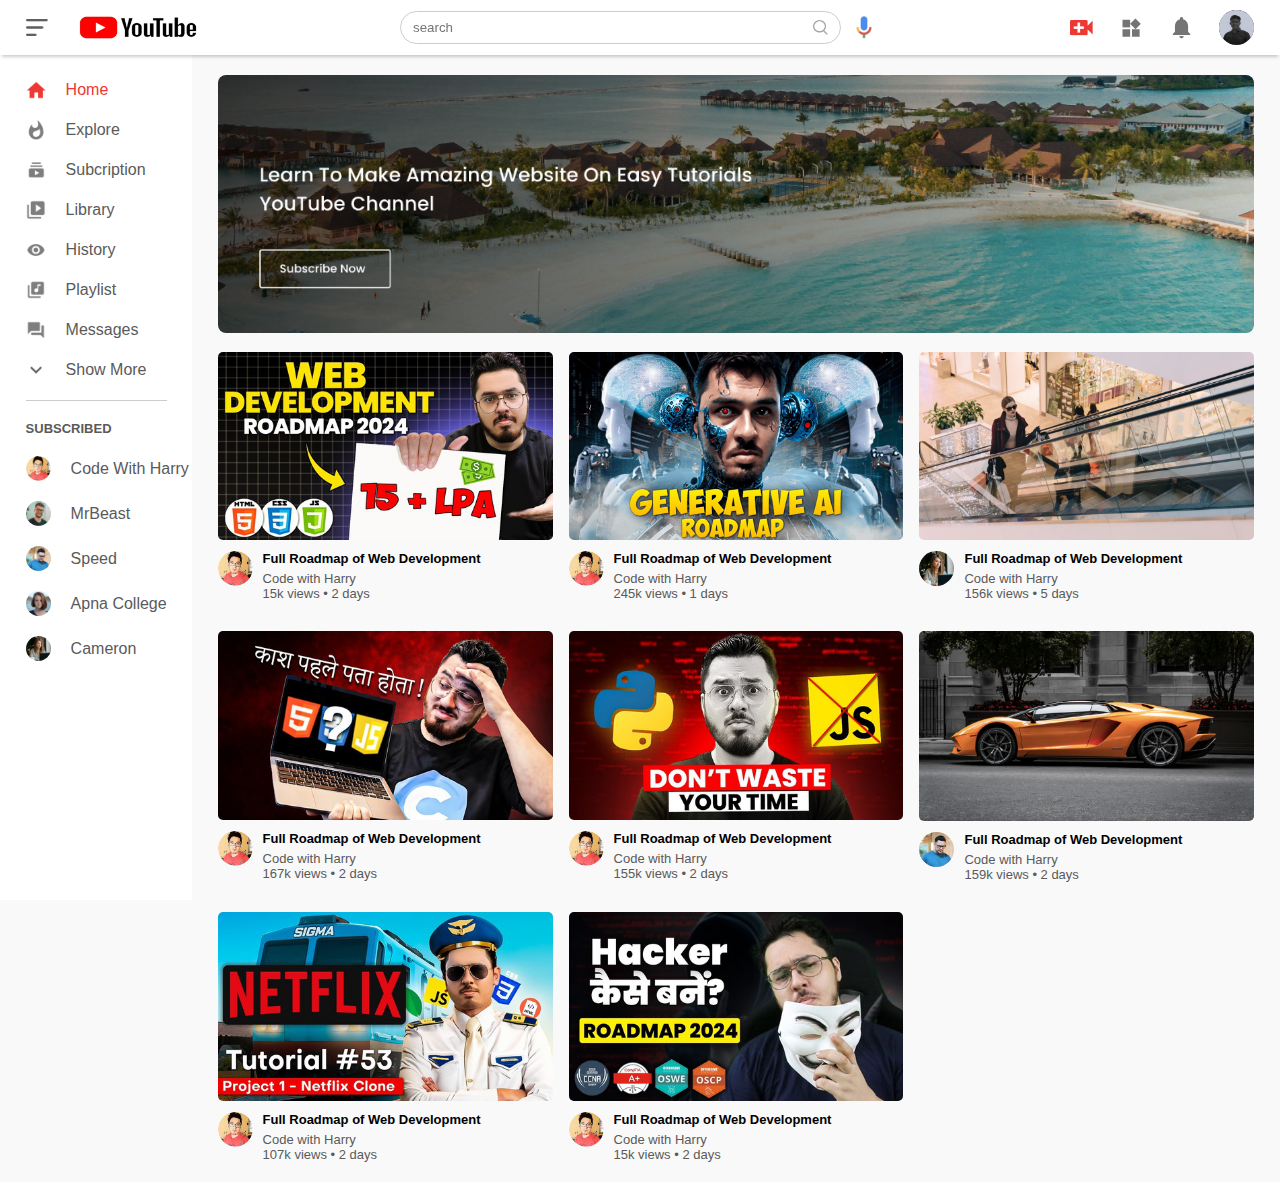
<file: index.html>
<!DOCTYPE html>
<html lang="en">
<head>
    <meta charset="UTF-8">
    <meta name="viewport" content="width=device-width, initial-scale=1.0">
    <title>Youtube</title>
    <link rel="stylesheet" href="style.css">
</head>
<body>

    <!--------------------NAV BAR-------------------->
    <nav class="flex-div">
        <div class="nav-left flex-div">
            <img src="images/menu.png" class="menu-icon">
            <img src="images/logo.png" class="logo">
        </div>

        <div class="nav-middle flex-div">
            <div class="search-box flex-div">
                <input type="text" placeholder="search">
                <img src="images/search.png">
            </div>
            <img src="images/voice-search.png" class="mic-icon">
        </div>

        <div class="nav-right flex-div">
            <img src="images/upload.png">
            <img src="images/more.png">
            <img src="images/notification.png">
            <img src="images/shubham.jpg" class="user-icon">
        </div>
    </nav>

    <!--------------------SIDE BAR-------------------->
    <div class="sidebar">
        <div class="shortcut-links">
            <a href=""><img src="images/home.png"><p>Home</p></a>
            <a href=""><img src="images/explore.png"><p>Explore</p></a>
            <a href=""><img src="images/subscriprion.png"><p>Subcription</p></a>
            <a href=""><img src="images/library.png"><p>Library</p></a>
            <a href=""><img src="images/history.png"><p>History</p></a>
            <a href=""><img src="images/playlist.png"><p>Playlist</p></a>
            <a href=""><img src="images/messages.png"><p>Messages</p></a>
            <a href=""><img src="images/show-more.png"><p>Show More</p></a>
            <hr>
        </div>

        <div class="subscribed-list">
            <h3>SUBSCRIBED</h3>
            <a href=""><img src="images/harry.jpg"><p>Code With Harry</p></a>
            <a href=""><img src="images/simon.png"><p>MrBeast</p></a>
            <a href=""><img src="images/tom.png"><p>Speed</p></a>
            <a href=""><img src="images/megan.png"><p>Apna College</p></a>
            <a href=""><img src="images/cameron.png"><p>Cameron</p></a>
        </div>
    </div>

    <!-----------------------HERO---------------------->
    <div class="container">
        <div class="banner">
            <img src="images/banner.png">
        </div>

        <div class="list-container">
            <div class="vid-list">
                <a href="play.html"><img src="images/thumbnail1.png" class="thumbnail"></a>
                <div class="flex-div">
                    <img src="images/harry.jpg">
                    <div class="vid-info">
                        <a href="play.html">Full Roadmap of Web Development</a>
                        <p>Code with Harry</p>
                        <p>15k views &bull; 2 days</p>
                    </div>
                </div>
            </div>

            <div class="vid-list">
                <a href="play.html"><img src="images/thumbnail2.png" class="thumbnail"></a>
                <div class="flex-div">
                    <img src="images/harry.jpg">
                    <div class="vid-info">
                        <a href="">Full Roadmap of Web Development</a>
                        <p>Code with Harry</p>
                        <p>245k views &bull; 1 days</p>
                    </div>
                </div>
            </div>

            <div class="vid-list">
                <a href="play.html"><img src="images/thumbnail3.png" class="thumbnail"></a>
                <div class="flex-div">
                    <img src="images/cameron.png">
                    <div class="vid-info">
                        <a href="">Full Roadmap of Web Development</a>
                        <p>Code with Harry</p>
                        <p>156k views &bull; 5 days</p>
                    </div>
                </div>
            </div>

            <div class="vid-list">
                <a href="play.html"><img src="images/thumbnail4.png" class="thumbnail"></a>
                <div class="flex-div">
                    <img src="images/harry.jpg">
                    <div class="vid-info">
                        <a href="">Full Roadmap of Web Development</a>
                        <p>Code with Harry</p>
                        <p>167k views &bull; 2 days</p>
                    </div>
                </div>
            </div>

            <div class="vid-list">
                <a href="play.html"><img src="images/thumbnail5.png" class="thumbnail"></a>
                <div class="flex-div">
                    <img src="images/harry.jpg">
                    <div class="vid-info">
                        <a href="">Full Roadmap of Web Development</a>
                        <p>Code with Harry</p>
                        <p>155k views &bull; 2 days</p>
                    </div>
                </div>
            </div>

            <div class="vid-list">
                <a href="play.html"><img src="images/thumbnail6.png" class="thumbnail"></a>
                <div class="flex-div">
                    <img src="images/tom.png">
                    <div class="vid-info">
                        <a href="">Full Roadmap of Web Development</a>
                        <p>Code with Harry</p>
                        <p>159k views &bull; 2 days</p>
                    </div>
                </div>
            </div>

            <div class="vid-list">
                <a href="play.html"><img src="images/thumbnail7.png" class="thumbnail"></a>
                <div class="flex-div">
                    <img src="images/harry.jpg">
                    <div class="vid-info">
                        <a href="">Full Roadmap of Web Development</a>
                        <p>Code with Harry</p>
                        <p>107k views &bull; 2 days</p>
                    </div>
                </div>
            </div>

            <div class="vid-list">
                <a href="play.html"><img src="images/thumbnail8.png" class="thumbnail"></a>
                <div class="flex-div">
                    <img src="images/harry.jpg">
                    <div class="vid-info">
                        <a href="">Full Roadmap of Web Development</a>
                        <p>Code with Harry</p>
                        <p>15k views &bull; 2 days</p>
                    </div>
                </div>
            </div>
        </div>
    </div>
    
<script src="script.js"></script>
</body>
</html>
</file>
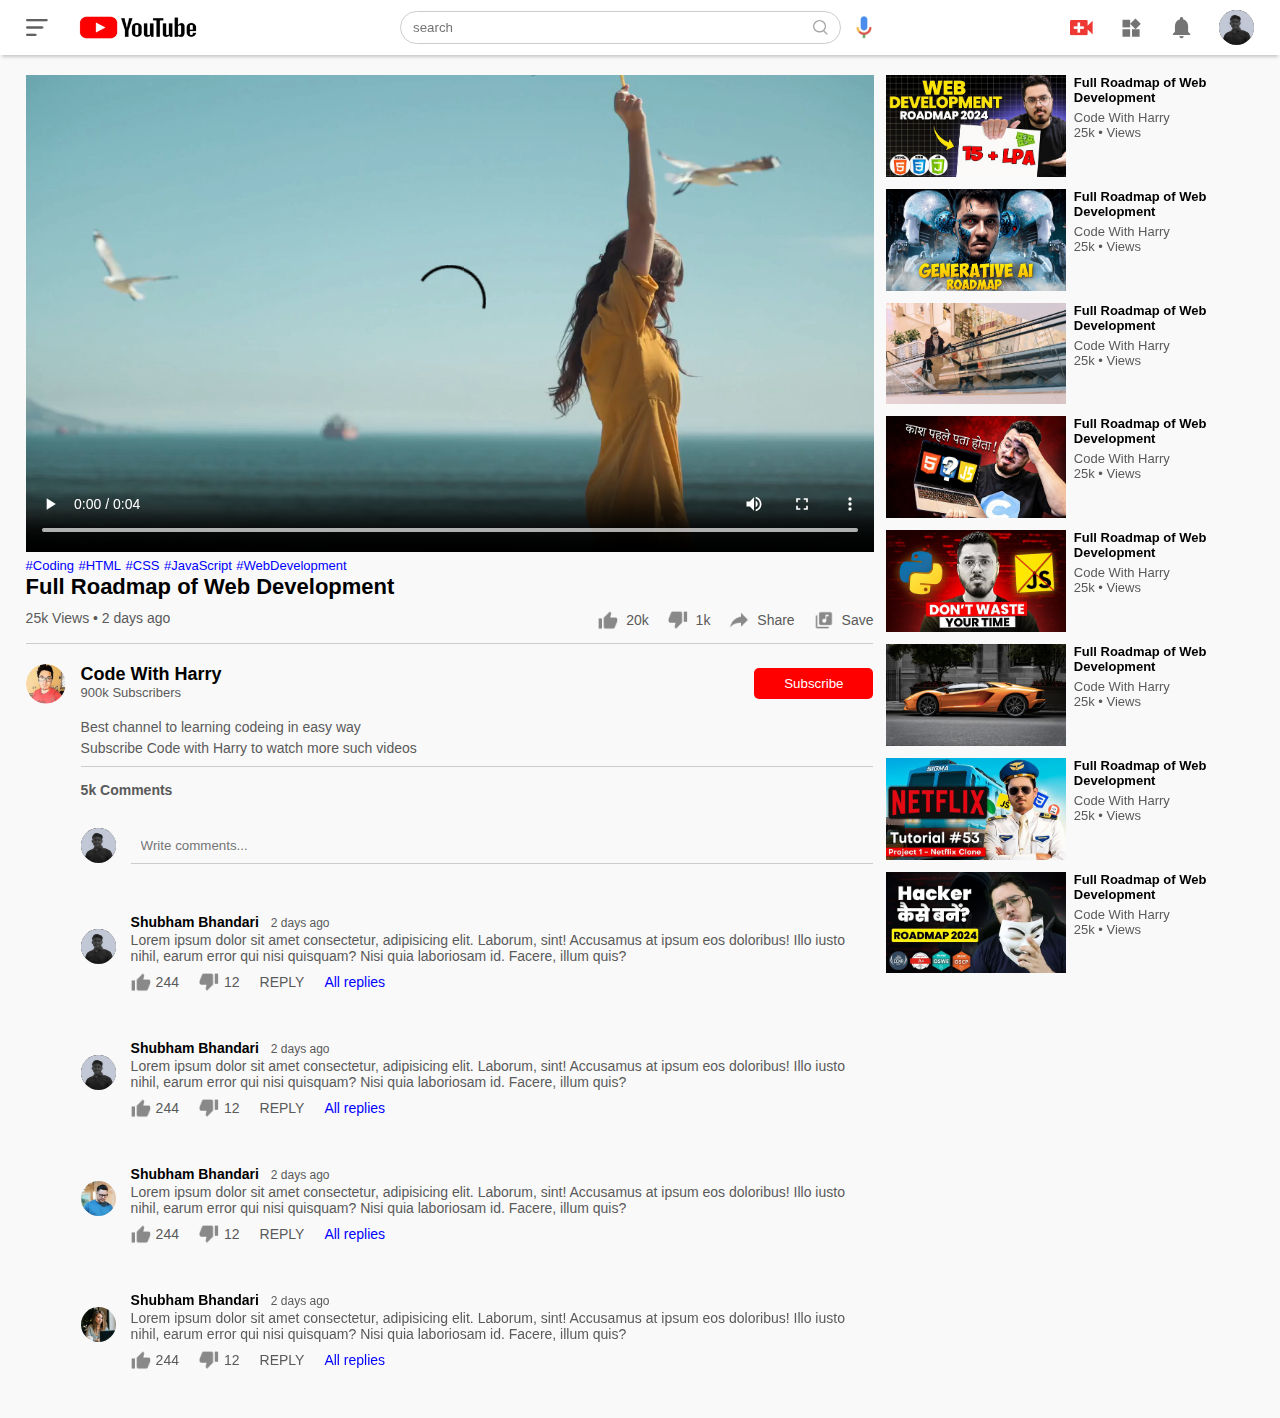
<file: play.html>
<!DOCTYPE html>
<html lang="en">
<head>
    <meta charset="UTF-8">
    <meta name="viewport" content="width=device-width, initial-scale=1.0">
    <title>Playing Video</title>
    <link rel="stylesheet" href="style.css">
</head>
<body>

    <!--------------------NAV BAR-------------------->
    <nav class="flex-div">
        <div class="nav-left flex-div">
            <img src="images/menu.png" class="menu-icon">
            <img src="images/logo.png" class="logo">
        </div>

        <div class="nav-middle flex-div">
            <div class="search-box flex-div">
                <input type="text" placeholder="search">
                <img src="images/search.png">
            </div>
            <img src="images/voice-search.png" class="mic-icon">
        </div>

        <div class="nav-right flex-div">
            <img src="images/upload.png">
            <img src="images/more.png">
            <img src="images/notification.png">
            <img src="images/shubham.jpg" class="user-icon">
        </div>
    </nav>

    <div class="container play-container">
        <div class="row">
            <div class="play-video">
                <video controls autoplay>
                    <source src="images/video.mp4">
                </video>
                <div class="tags">
                    <a href="">#Coding</a> <a href="">#HTML</a> <a href="">#CSS</a> <a href="">#JavaScript</a> <a href="">#WebDevelopment</a>
                </div>
                <h3>Full Roadmap of Web Development</h3>
                <div class="play-video-info">
                    <p>25k Views &bull; 2 days ago</p>
                    <div>
                        <a href=""><img src="images/like.png">20k</a>
                        <a href=""><img src="images/dislike.png">1k</a>
                        <a href=""><img src="images/share.png">Share</a>
                        <a href=""><img src="images/save.png">Save</a>
                    </div>
                </div>

                <hr>

                <div class="publisher">
                    <img src="images/harry.jpg">
                    <div>
                        <p>Code With Harry</p>
                        <span>900k Subscribers</span>
                    </div>
                    <button type="button">Subscribe</button>
                </div>

                <div class="vid-description">
                    <p>Best channel to learning codeing in easy way</p>
                    <p>Subscribe Code with Harry to watch more such videos</p>
                    <hr>
                    <h4>5k Comments</h4>

                    <div class="add-comment">
                        <img src="images/shubham.jpg" alt="">
                        <input type="text" placeholder="Write comments...">
                    </div>

                    <div class="old-comment">
                        <img src="images/shubham.jpg" alt="">
                        <div>
                            <h3>Shubham Bhandari <span>2 days ago</span></h3>
                            <p>Lorem ipsum dolor sit amet consectetur, adipisicing elit. Laborum, sint! Accusamus at ipsum eos doloribus! Illo iusto nihil, earum error qui nisi quisquam? Nisi quia laboriosam id. Facere, illum quis?</p>
                            
                            <div class="comment-action">
                                <img src="images/like.png" alt="">
                                <span>244</span>
                                <img src="images/dislike.png" alt="">
                                <span>12</span>
                                <span>REPLY</span>
                                <a href="">All replies</a>
                            </div>
                        </div>
                    </div>

                    <div class="old-comment">
                        <img src="images/shubham.jpg" alt="">
                        <div>
                            <h3>Shubham Bhandari <span>2 days ago</span></h3>
                            <p>Lorem ipsum dolor sit amet consectetur, adipisicing elit. Laborum, sint! Accusamus at ipsum eos doloribus! Illo iusto nihil, earum error qui nisi quisquam? Nisi quia laboriosam id. Facere, illum quis?</p>
                            
                            <div class="comment-action">
                                <img src="images/like.png" alt="">
                                <span>244</span>
                                <img src="images/dislike.png" alt="">
                                <span>12</span>
                                <span>REPLY</span>
                                <a href="">All replies</a>
                            </div>
                        </div>
                    </div>

                    <div class="old-comment">
                        <img src="images/tom.png"alt="">
                        <div>
                            <h3>Shubham Bhandari <span>2 days ago</span></h3>
                            <p>Lorem ipsum dolor sit amet consectetur, adipisicing elit. Laborum, sint! Accusamus at ipsum eos doloribus! Illo iusto nihil, earum error qui nisi quisquam? Nisi quia laboriosam id. Facere, illum quis?</p>
                            
                            <div class="comment-action">
                                <img src="images/like.png" alt="">
                                <span>244</span>
                                <img src="images/dislike.png" alt="">
                                <span>12</span>
                                <span>REPLY</span>
                                <a href="">All replies</a>
                            </div>
                        </div>
                    </div>

                    <div class="old-comment">
                        <img src="images/cameron.png" alt="">
                        <div>
                            <h3>Shubham Bhandari <span>2 days ago</span></h3>
                            <p>Lorem ipsum dolor sit amet consectetur, adipisicing elit. Laborum, sint! Accusamus at ipsum eos doloribus! Illo iusto nihil, earum error qui nisi quisquam? Nisi quia laboriosam id. Facere, illum quis?</p>
                            
                            <div class="comment-action">
                                <img src="images/like.png" alt="">
                                <span>244</span>
                                <img src="images/dislike.png" alt="">
                                <span>12</span>
                                <span>REPLY</span>
                                <a href="">All replies</a>
                            </div>
                        </div>
                    </div>


                </div>




            </div>
            <div class="right-sidebar">

                <div class="side-video-list">
                    <a href="" class="small-thumbnail"><img src="images/thumbnail1.png"></a>
                    <div class="vid-info">
                        <a href="">Full Roadmap of Web Development</a>
                        <p>Code With Harry</p>
                        <p>25k &bull; Views</p>
                    </div>
                </div>

                <div class="side-video-list">
                    <a href="" class="small-thumbnail"><img src="images/thumbnail2.png"></a>
                    <div class="vid-info">
                        <a href="">Full Roadmap of Web Development</a>
                        <p>Code With Harry</p>
                        <p>25k &bull; Views</p>
                    </div>
                </div>

                <div class="side-video-list">
                    <a href="" class="small-thumbnail"><img src="images/thumbnail3.png"></a>
                    <div class="vid-info">
                        <a href="">Full Roadmap of Web Development</a>
                        <p>Code With Harry</p>
                        <p>25k &bull; Views</p>
                    </div>
                </div>

                <div class="side-video-list">
                    <a href="" class="small-thumbnail"><img src="images/thumbnail4.png"></a>
                    <div class="vid-info">
                        <a href="">Full Roadmap of Web Development</a>
                        <p>Code With Harry</p>
                        <p>25k &bull; Views</p>
                    </div>
                </div>

                <div class="side-video-list">
                    <a href="" class="small-thumbnail"><img src="images/thumbnail5.png"></a>
                    <div class="vid-info">
                        <a href="">Full Roadmap of Web Development</a>
                        <p>Code With Harry</p>
                        <p>25k &bull; Views</p>
                    </div>
                </div>

                <div class="side-video-list">
                    <a href="" class="small-thumbnail"><img src="images/thumbnail6.png"></a>
                    <div class="vid-info">
                        <a href="">Full Roadmap of Web Development</a>
                        <p>Code With Harry</p>
                        <p>25k &bull; Views</p>
                    </div>
                </div>

                <div class="side-video-list">
                    <a href="" class="small-thumbnail"><img src="images/thumbnail7.png"></a>
                    <div class="vid-info">
                        <a href="">Full Roadmap of Web Development</a>
                        <p>Code With Harry</p>
                        <p>25k &bull; Views</p>
                    </div>
                </div>

                <div class="side-video-list">
                    <a href="" class="small-thumbnail"><img src="images/thumbnail8.png"></a>
                    <div class="vid-info">
                        <a href="">Full Roadmap of Web Development</a>
                        <p>Code With Harry</p>
                        <p>25k &bull; Views</p>
                    </div>
                </div>



            </div>
        </div>
    </div>







</body>
</html>
</file>
<file: style.css>
*{
    margin: 0;
    padding: 0;
    font-family: sans-serif;
    box-sizing: border-box;
}

a{
    text-decoration: none;
    color: #5a5a5a;
}

/*--------------------------NAV-BAR---------------------------------*/
img{
    cursor: pointer;
}

.flex-div{
    display: flex;
    align-items: center;
}

nav{
    padding: 10px 2%;
    justify-content: space-between;
    box-shadow: 0 4px 3px -2px rgba(0,0,0,.2);
    background-color:#fff ;
    position: sticky;
    top: 0%;
    z-index: 11;
}

.nav-right img{
    width: 25px;
    margin-right: 25px;
}

.nav-right .user-icon{
    width: 35px;
    border-radius: 50%;
    margin-right: 0px;
}

.nav-left .menu-icon{
    width: 22px;
    margin-right: 25px;
}

.nav-left .logo{
    width: 130px;
}

.nav-middle .mic-icon{
    width: 16px;
}

.nav-middle .search-box{
    border: 1px solid #ccc;
    margin-right: 15px;
    padding: 8px 12px;
    border-radius: 25px;  
}

.nav-middle .search-box input{
    width: 400px;
    border: 0;
    outline: 0;
    background: transparent;
}

.nav-middle .search-box img{
    width: 15px;
}

/*--------------------------SIDE-BAR---------------------------------*/

.sidebar{
    background-color: #fff;
    width: 15%;
    height: 100vh;
    position: fixed;
    top: 0;
    padding-left: 2%;
    padding-top: 80px;
}

.shortcut-links a img{
    width: 20px;
    margin-right: 20px;
}

.shortcut-links a{
    display: flex;
    align-items: center;
    margin-bottom: 20px;
    width: fit-content;
    flex-wrap: wrap;
}

.shortcut-links a:first-child{
    color: #ed3833;
}

.sidebar hr{
    border: 0;
    height: 1px;
    background: #ccc;
    width: 85%;
}

.subscribed-list h3{
    font-size: 13px;
    margin: 20px 0;
    color: #5a5a5a;
}

.subscribed-list a{
    display: flex;
    align-items: center;
    margin-bottom: 20px;
    width: fit-content;
    flex-wrap: wrap;
}

.subscribed-list a img{
    width: 25px;
    border-radius: 50%;
    margin-right: 20px;
}

.small-sidebar{
    width: 5%;
}

.small-sidebar a p{
    display: none;
}

.small-sidebar h3{
    display: none;
}

.small-sidebar hr{
    width: 50%;
    margin-bottom: 25px;
}

/*-------------------------------HERO------------------------------------*/

.container{
    background: #f9f9f9;
    padding-left: 17%;
    padding-right: 2%;
    padding-top: 20px;
    padding-bottom: 20px;
}

.large-container{
    padding-left: 7%;
}

.banner{
    width: 100%;
}

.banner img{
    width: 100%;
    border-radius: 8px;
}

.list-container{
    display: grid;
    grid-template-columns: repeat(auto-fit, minmax(250px, 1fr));
    grid-column-gap: 16px;
    grid-row-gap: 30px;
    margin-top: 15px;
}

.vid-list .thumbnail{
    width: 100%;
    border-radius: 5px;
}

.vid-list .flex-div{
    align-items: flex-start;
    margin-top: 7px;
}

.vid-list .flex-div img{
    width: 35px;
    margin-right: 10px;
    border-radius: 50%;
}

.vid-info{
    color: #5a5a5a;
    font-size: 13px;
}

.vid-info a{
    color:black;
    font-weight: 600;
    display: block;
    margin-bottom: 5px;
}


@media (max-width:900px){
    .menu-icon{
        display: none;
    }
    .sidebar{
        display: none;
    }
    .container {
        padding-left: 5%;
        padding-right: 5%;
    }
    .large-container {
        padding-left: 5%;
        padding-right: 5%;
    }
    .nav-right img{
        display: none;
    }
    .nav-right .user-icon{
        display: block;
        width: 30px;
    }
    .nav-middle .search-box input{
        width: 100px;
    }
    .nav-middle .mic-icon{
        display: none;
    }
    .logo{
        width: 90px;
    }
}

/* -------------------play video page------------------------ */

.play-container{
    padding-left: 2%;
}

.row{
    display: flex;
    justify-content: space-between;
    flex-wrap: wrap;
}

.play-video{
    flex-basis: 69%;
}

.right-sidebar{
    flex-basis: 30%;
}

.play-video video{
    width: 100%;
}

.side-video-list{
    display: flex;
    justify-content: space-between;
    margin-bottom: 8px;
}

.side-video-list img{
    width: 100%;
}

.side-video-list .small-thumbnail{
    flex-basis: 49%;
}

.side-video-list .vid-info{
    flex-basis: 49%;
}

.play-video .tags a{
    color: #0000ff;
    font-size: 13px;
}

.play-video h3{
    font-weight:600;
    font-size: 22px;
}

.play-video .play-video-info{
    display: flex;
    align-self: center;
    justify-content: space-between;
    flex-wrap: wrap;
    margin-top: 10px;
    font-size: 14px;
    color: #5a5a5a;
}

.play-video .play-video-info a img{
    width: 20px;
    margin-right: 8px;
}

.play-video .play-video-info a{
    display: inline-flex;
    align-items: center;
    margin-left: 15px;
}

.play-video hr{
    border: 0;
    height: 1px;
    background: #ccc;
    margin: 10px 0;
}

.publisher{
    display: flex;
    align-items: center;
    margin-top: 20px;
}

.publisher div{
    flex: 1;
    line-height: 18px;
}

.publisher img{
    width: 40px;
    border-radius: 50%;
    margin-right: 15px;
}

.publisher div p{
    color: #000;
    font-size: 18px;
    font-weight: 600;
}

.publisher div span{
    font-size: 13px;
    color: #5a5a5a;
}

.publisher button{
    background: red;
    color: #fff;
    padding: 8px 30px;
    border: 0;
    outline: 0;
    border-radius: 5px;
    cursor: pointer;
}

.vid-description{
    padding-left: 55px;
    margin: 15px 0;
}
.vid-description p{
    font-size: 14px;
    margin-bottom: 5px;
    color: #5a5a5a;
}

.vid-description h4{
    font-size: 14px;
    color: #5a5a5a;
    margin-top: 15px;
}

.add-comment{
    display: flex;
    align-items: center;
    margin: 30px 0;
}

.add-comment img{
    width: 35px;
    border-radius: 50%;
    margin-right: 15px;
}

.add-comment input{
    border: 0;
    outline: 0;
    border-bottom: 1px solid #ccc;
    width: 100%;
    background: transparent;
    padding: 10px;
}

.old-comment{
    display: flex;
    align-items: center;
    margin: 20px 0;
}

.old-comment img{
    width: 35px;
    border-radius: 50%;
    margin-right: 15px;
}

.old-comment h3{
    font-size: 14px;
    margin-bottom: 2px;
    margin-top: 20px;
}

.old-comment h3 span{
    font-size: 12px;
    color: #5a5a5a;
    font-weight: 500;
    margin-left: 8px;
}

.old-comment .comment-action{
    display: flex;
    align-items: center;
    margin: 8px 0;
    font-size: 14px;
}

.old-comment .comment-action img{
    border-radius: 0;
    width: 20px;
    margin-right: 5px;
}

.old-comment .comment-action span{
    margin-right: 20px;
    color: #5a5a5a;
}

.old-comment .comment-action a{
    color: #0000ff;
}

@media (max-width:900px){
    .play-video{
        flex-basis: 100%;
    }
    .right-sidebar{
        flex-basis: 100%;
    }
    .play-container{
        padding-left: 5%;
    }
    .vid-description{
        padding-left: 0;
    }
    .play-video .play-video-info a{
        margin-left: 0;
        margin-right: 15px;
        margin-top: 15px;
    }
}
</file>
